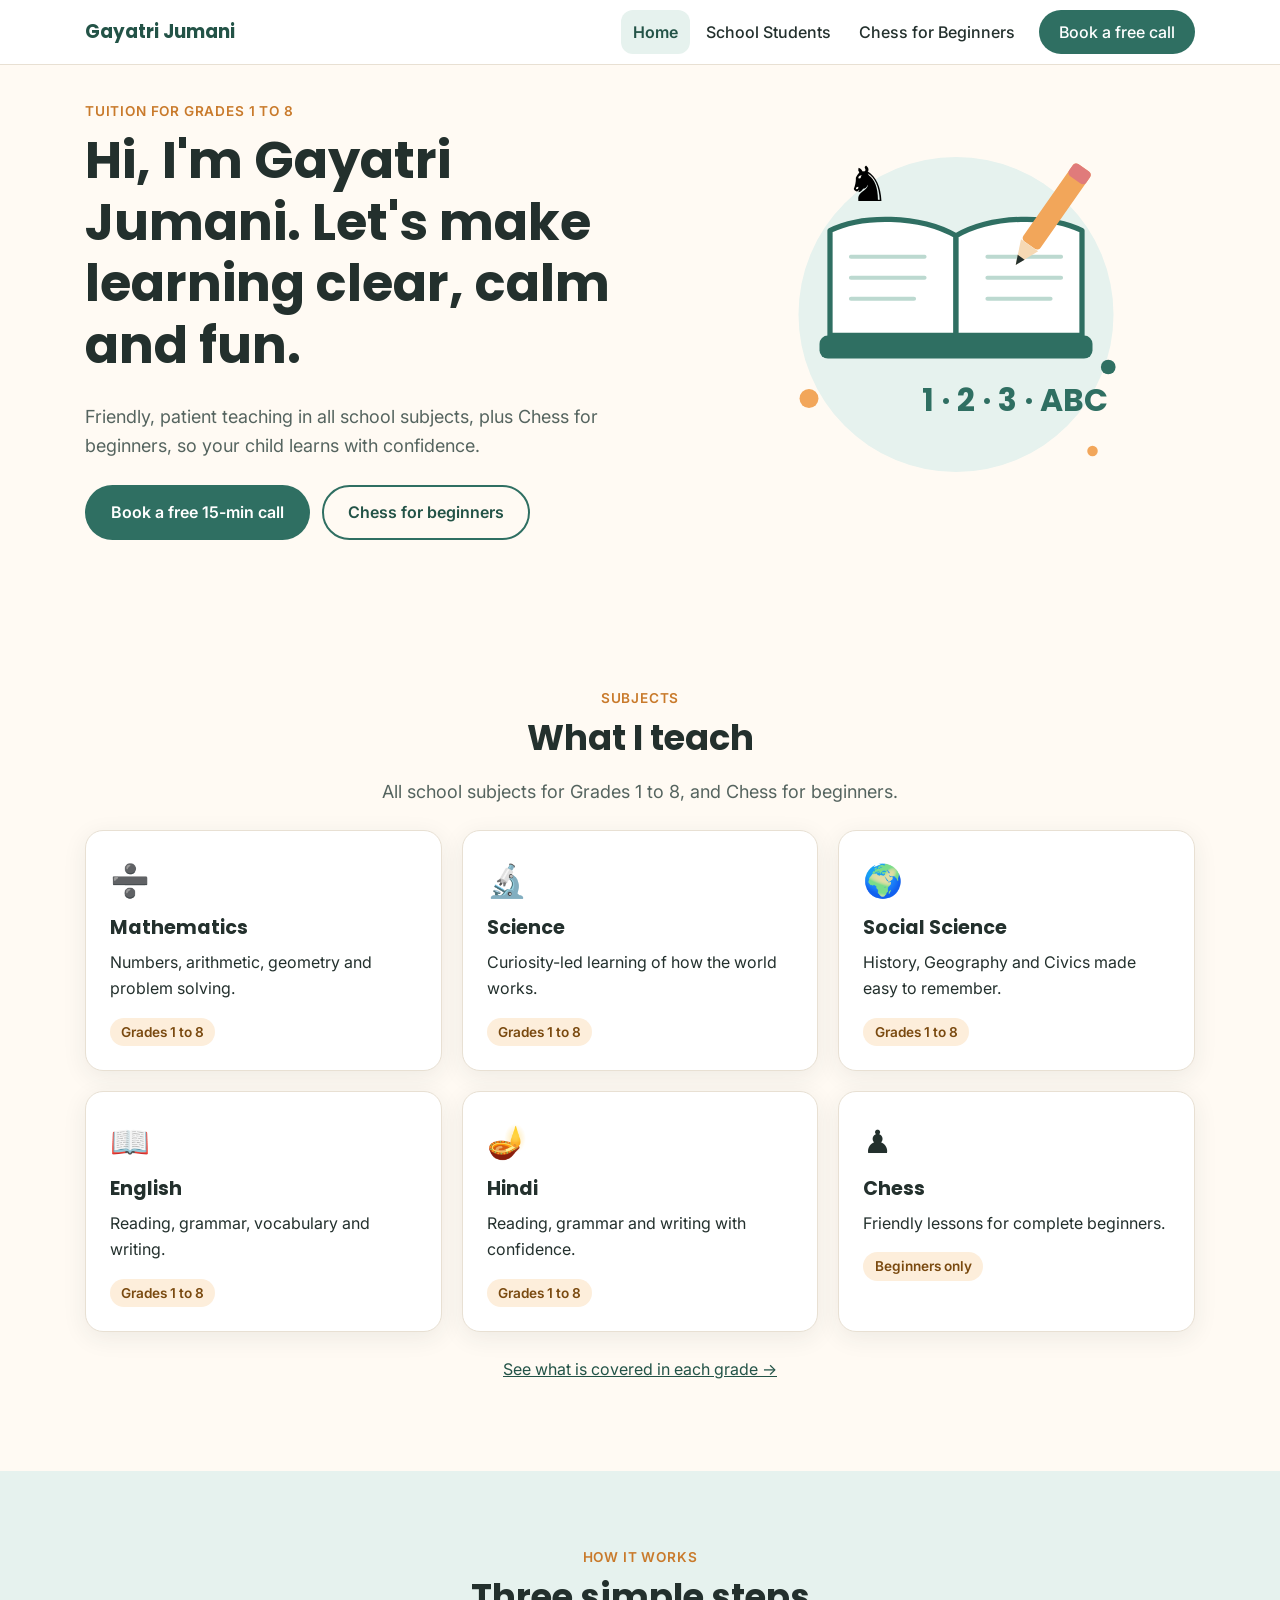
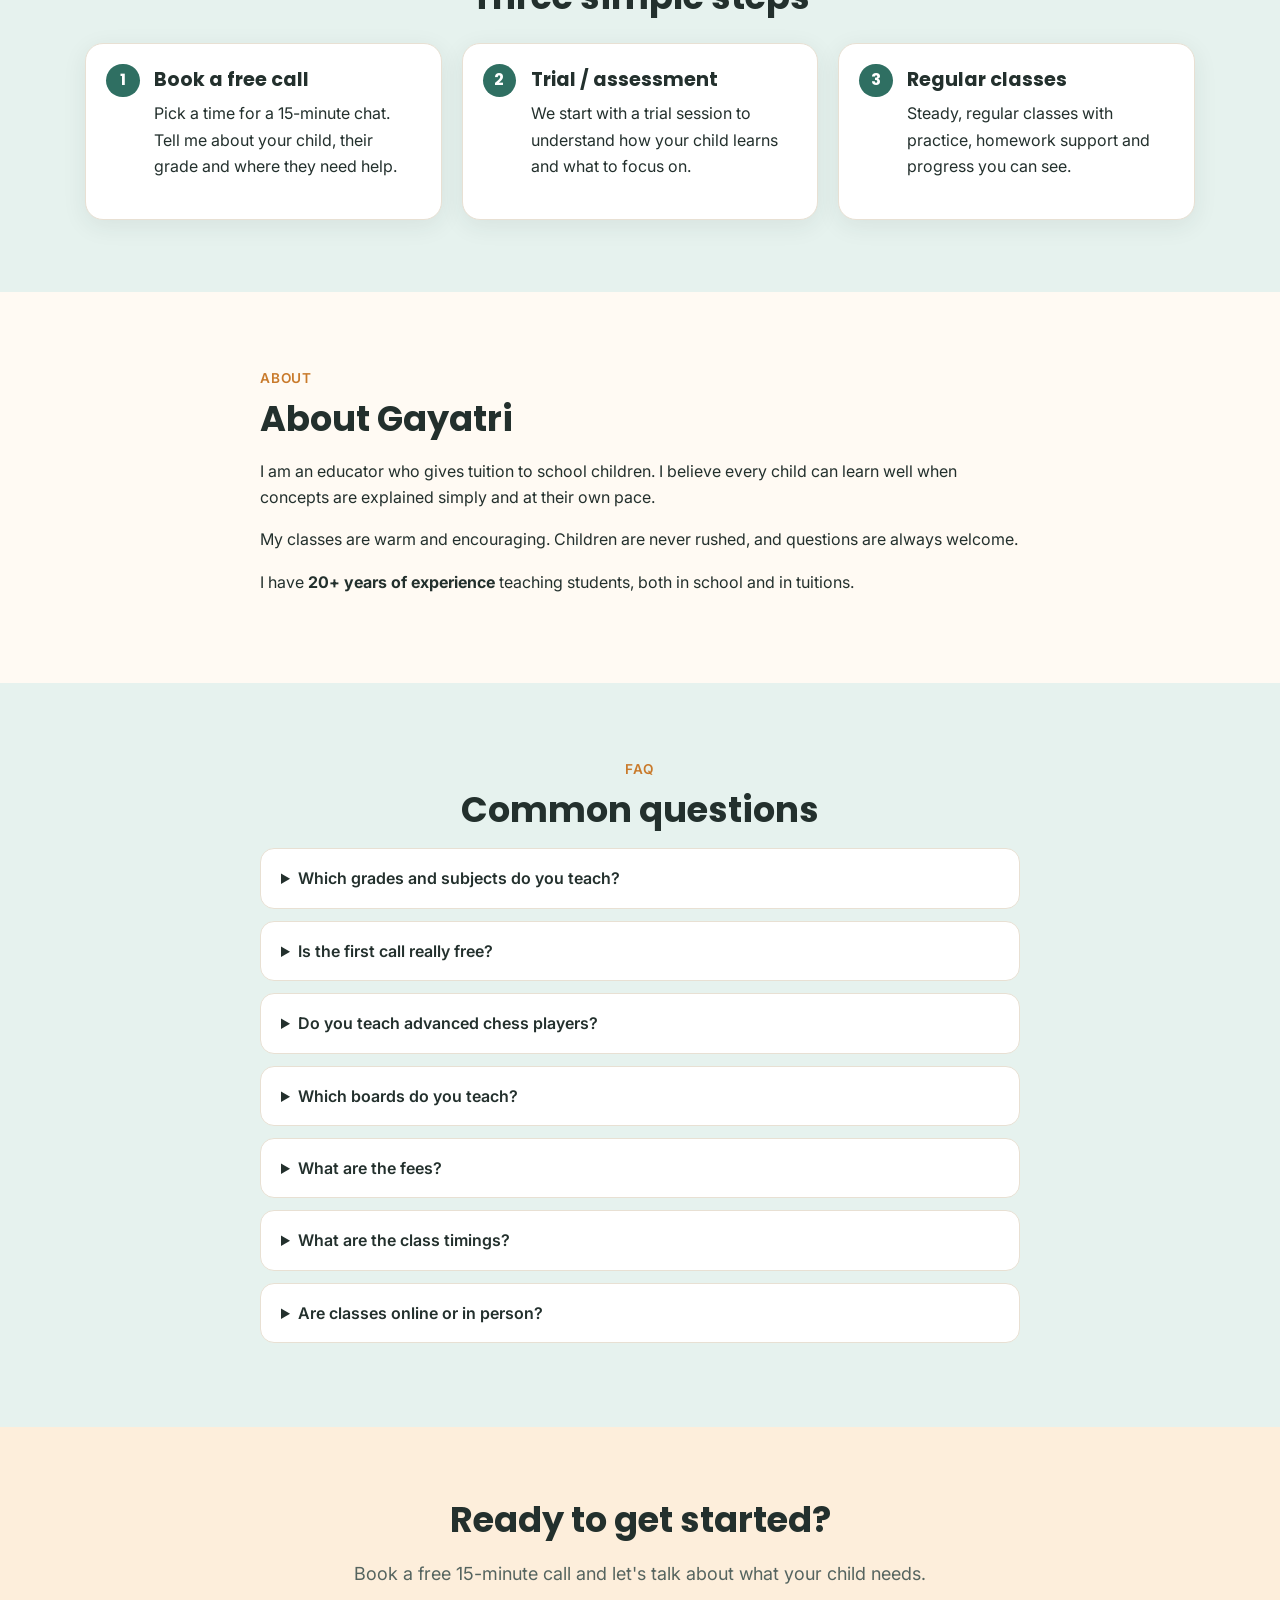
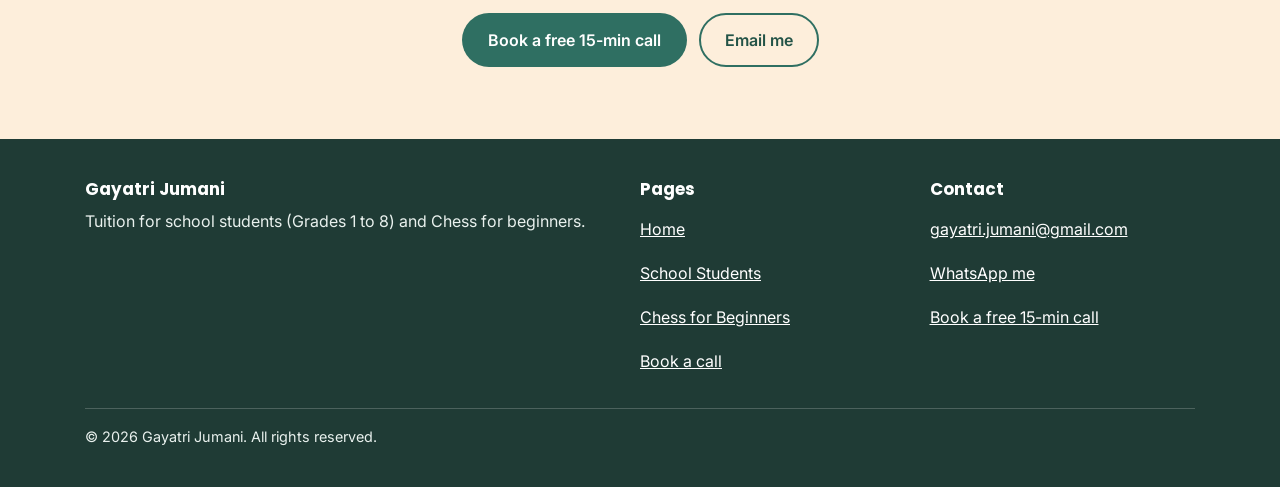
<file: index.html>
<!DOCTYPE html>
<html lang="en">
<head>
<meta charset="utf-8">
<meta name="viewport" content="width=device-width, initial-scale=1">
<title>Gayatri Jumani | Tuition for Grades 1 to 8 and Beginner Chess</title>
<meta name="description" content="Friendly tuition for school students in Grades 1 to 8 (Maths, Science, Social Science, English, Hindi) and Chess for beginners. Book a free 15-minute call.">
<meta name="theme-color" content="#2f6f62">
<link rel="icon" href="favicon.svg" type="image/svg+xml">
<link rel="canonical" href="https://gayatri-jumani.github.io/">
<meta property="og:type" content="website">
<meta property="og:site_name" content="Gayatri Jumani, Tutor">
<meta property="og:title" content="Gayatri Jumani | Tuition for Grades 1 to 8 and Beginner Chess">
<meta property="og:description" content="Friendly tuition for school students in Grades 1 to 8 (Maths, Science, Social Science, English, Hindi) and Chess for beginners. Book a free 15-minute call.">
<meta property="og:url" content="https://gayatri-jumani.github.io/">
<meta name="twitter:card" content="summary">
<link rel="preconnect" href="https://fonts.googleapis.com">
<link rel="preconnect" href="https://fonts.gstatic.com" crossorigin>
<link href="https://fonts.googleapis.com/css2?family=Inter:wght@400;500;600&family=Poppins:wght@600;700&display=swap" rel="stylesheet">
<link rel="stylesheet" href="style.css">
<script type="application/ld+json">
{
 "@context": "https://schema.org",
 "@graph": [
  {
   "@type": "Person",
   "@id": "https://gayatri-jumani.github.io/#gayatri",
   "name": "Gayatri Jumani",
   "jobTitle": "Educator and Tutor",
   "url": "https://gayatri-jumani.github.io/",
   "email": "gayatri.jumani@gmail.com",
   "knowsAbout": [
    "Mathematics",
    "Science",
    "Social Science",
    "English",
    "Hindi",
    "Chess for beginners"
   ]
  },
  {
   "@type": "LocalBusiness",
   "@id": "https://gayatri-jumani.github.io/#business",
   "name": "Gayatri Jumani, Tuition and Beginner Chess",
   "url": "https://gayatri-jumani.github.io/",
   "email": "gayatri.jumani@gmail.com",
   "description": "Tuition for school students in Grades 1 to 8 and Chess classes for beginners.",
   "areaServed": {
    "@type": "Country",
    "name": "India"
   },
   "address": {
    "@type": "PostalAddress",
    "addressLocality": "Kilpauk, Chennai",
    "addressCountry": "IN"
   },
   "founder": {
    "@id": "https://gayatri-jumani.github.io/#gayatri"
   }
  }
 ]
}
</script>
</head>
<body>
<a class="skip" href="#main">Skip to main content</a>
<header class="site-header">
  <div class="container">
    <div class="header-row">
      <a class="brand" href="index.html">Gayatri Jumani</a>
      <button class="nav-toggle" aria-expanded="false" aria-controls="site-nav" aria-label="Toggle menu">☰</button>
    </div>
    <nav class="nav" id="site-nav" aria-label="Main"><a href="index.html" aria-current="page">Home</a><a href="school.html">School Students</a><a href="chess.html">Chess for Beginners</a><a class="nav-cta" href="book.html">Book a free call</a></nav>
  </div>
</header>
<main id="main">
<section class="hero"><div class="container hero-grid">
<div>
<span class="eyebrow">Tuition for Grades 1 to 8</span>
<h1>Hi, I'm Gayatri Jumani. Let's make learning clear, calm and fun.</h1>
<p class="lead">Friendly, patient teaching in all school subjects, plus Chess for beginners, so your child learns with confidence.</p>
<div class="btn-row"><a class="btn btn-primary" href="book.html">Book a free 15-min call</a><a class="btn btn-secondary" href="chess.html">Chess for beginners</a></div>
</div>
<div class="hero-art"><svg viewBox="0 0 400 340" role="img" aria-label="Illustration of an open book, a pencil and a chess knight">
<circle cx="200" cy="170" r="150" fill="#e6f2ee"/>
<rect x="70" y="190" width="260" height="22" rx="8" fill="#2f6f62"/>
<path d="M200 190 V95 C165 75 110 75 80 90 V190 Z" fill="#fff" stroke="#2f6f62" stroke-width="5" stroke-linejoin="round"/>
<path d="M200 190 V95 C235 75 290 75 320 90 V190 Z" fill="#fff" stroke="#2f6f62" stroke-width="5" stroke-linejoin="round"/>
<g stroke="#bcd9d0" stroke-width="4" stroke-linecap="round"><path d="M100 115h70M100 135h70M100 155h60M230 115h70M230 135h70M230 155h60"/></g>
<g transform="rotate(35 300 70)"><rect x="285" y="25" width="20" height="90" rx="4" fill="#f2a65a"/><polygon points="285,115 305,115 295,138" fill="#f6d9b4"/><polygon points="291,129 299,129 295,138" fill="#23302d"/><rect x="285" y="25" width="20" height="14" rx="4" fill="#e07b7b"/></g>
<text x="95" y="62" font-size="46">♞</text>
<text x="168" y="262" font-size="30" fill="#2f6f62" font-family="Poppins,sans-serif" font-weight="700">1 · 2 · 3 · ABC</text>
<circle cx="60" cy="250" r="9" fill="#f2a65a"/><circle cx="345" cy="220" r="7" fill="#2f6f62"/><circle cx="330" cy="300" r="5" fill="#f2a65a"/>
</svg></div>
</div></section>

<section><div class="container">
<div class="center"><span class="eyebrow">Subjects</span><h2>What I teach</h2><p class="lead">All school subjects for Grades 1 to 8, and Chess for beginners.</p></div>
<div class="grid cols-3" style="margin-top:1.5rem"><article class="card"><span class="icon" aria-hidden="true">➗</span><h3>Mathematics</h3><p>Numbers, arithmetic, geometry and problem solving.</p><span class="tag">Grades 1 to 8</span></article><article class="card"><span class="icon" aria-hidden="true">🔬</span><h3>Science</h3><p>Curiosity-led learning of how the world works.</p><span class="tag">Grades 1 to 8</span></article><article class="card"><span class="icon" aria-hidden="true">🌍</span><h3>Social Science</h3><p>History, Geography and Civics made easy to remember.</p><span class="tag">Grades 1 to 8</span></article><article class="card"><span class="icon" aria-hidden="true">📖</span><h3>English</h3><p>Reading, grammar, vocabulary and writing.</p><span class="tag">Grades 1 to 8</span></article><article class="card"><span class="icon" aria-hidden="true">🪔</span><h3>Hindi</h3><p>Reading, grammar and writing with confidence.</p><span class="tag">Grades 1 to 8</span></article><article class="card"><span class="icon" aria-hidden="true">♟️</span><h3>Chess</h3><p>Friendly lessons for complete beginners.</p><span class="tag">Beginners only</span></article></div>
<p class="center" style="margin-top:1.5rem"><a href="school.html">See what is covered in each grade →</a></p>
</div></section>

<section class="alt"><div class="container">
<div class="center"><span class="eyebrow">How it works</span><h2>Three simple steps</h2></div>
<ol class="steps" style="margin-top:1.5rem">
<li><h3>Book a free call</h3><p>Pick a time for a 15-minute chat. Tell me about your child, their grade and where they need help.</p></li>
<li><h3>Trial / assessment</h3><p>We start with a trial session to understand how your child learns and what to focus on.</p></li>
<li><h3>Regular classes</h3><p>Steady, regular classes with practice, homework support and progress you can see.</p></li>
</ol>
</div></section>

<section><div class="container" style="max-width:800px">
<span class="eyebrow">About</span><h2>About Gayatri</h2>
<p>I am an educator who gives tuition to school children. I believe every child can learn well when concepts are explained simply and at their own pace.</p>
<p>My classes are warm and encouraging. Children are never rushed, and questions are always welcome.</p>
<p>I have <strong>20+ years of experience</strong> teaching students, both in school and in tuitions.</p>
</div></section>

<section class="alt"><div class="container" style="max-width:800px">
<div class="center"><span class="eyebrow">FAQ</span><h2>Common questions</h2></div>
<details><summary>Which grades and subjects do you teach?</summary><p>Grades 1 to 8 in Mathematics, Science, Social Science (History, Geography, Civics), English and Hindi.</p></details><details><summary>Is the first call really free?</summary><p>Yes. The 15-minute call is a chance for us to talk about your child's needs. There is no obligation.</p></details><details><summary>Do you teach advanced chess players?</summary><p>No. My chess classes are only for beginners: children (and adults) who have never played or know just the basics.</p></details><details><summary>Which boards do you teach?</summary><p>All boards: CBSE, ICSE and State board.</p></details><details><summary>What are the fees?</summary><p>School students (Grades 1 to 8): Rs 500 per hour. Chess for beginners: Rs 600 per hour.</p></details><details><summary>What are the class timings?</summary><p>It depends on the schedule. Classes are usually 1 hour long.</p></details><details><summary>Are classes online or in person?</summary><p>Both. Online classes are one-to-one (individual). In-person classes can be in a group or individual, depending on the schedule. In-person classes are in Kilpauk, Chennai.</p></details>
</div></section>
<section class="warm"><div class="container center">
<h2>Ready to get started?</h2><p class="lead">Book a free 15-minute call and let's talk about what your child needs.</p>
<div class="btn-row" style="justify-content:center"><a class="btn btn-primary" href="book.html">Book a free 15-min call</a><a class="btn btn-secondary" data-email href="mailto:gayatri.jumani@gmail.com">Email me</a></div>
</div></section>
</main>
<footer class="site-footer">
  <div class="container">
    <div class="footer-grid">
      <div><h3>Gayatri Jumani</h3><p>Tuition for school students (Grades 1 to 8) and Chess for beginners.</p></div>
      <div><h3>Pages</h3><ul><li><a href="index.html">Home</a></li><li><a href="school.html">School Students</a></li><li><a href="chess.html">Chess for Beginners</a></li><li><a href="book.html">Book a call</a></li></ul></div>
      <div><h3>Contact</h3><ul><li><a data-email href="mailto:gayatri.jumani@gmail.com">gayatri.jumani@gmail.com</a></li><li><a data-whatsapp href="#">WhatsApp me</a></li><li><a href="book.html">Book a free 15-min call</a></li></ul></div>
    </div>
    <p class="copy">© <span id="year">2026</span> Gayatri Jumani. All rights reserved.</p>
  </div>
</footer>
<script src="config.js"></script>
<script src="main.js"></script>
</body>
</html>
</file>
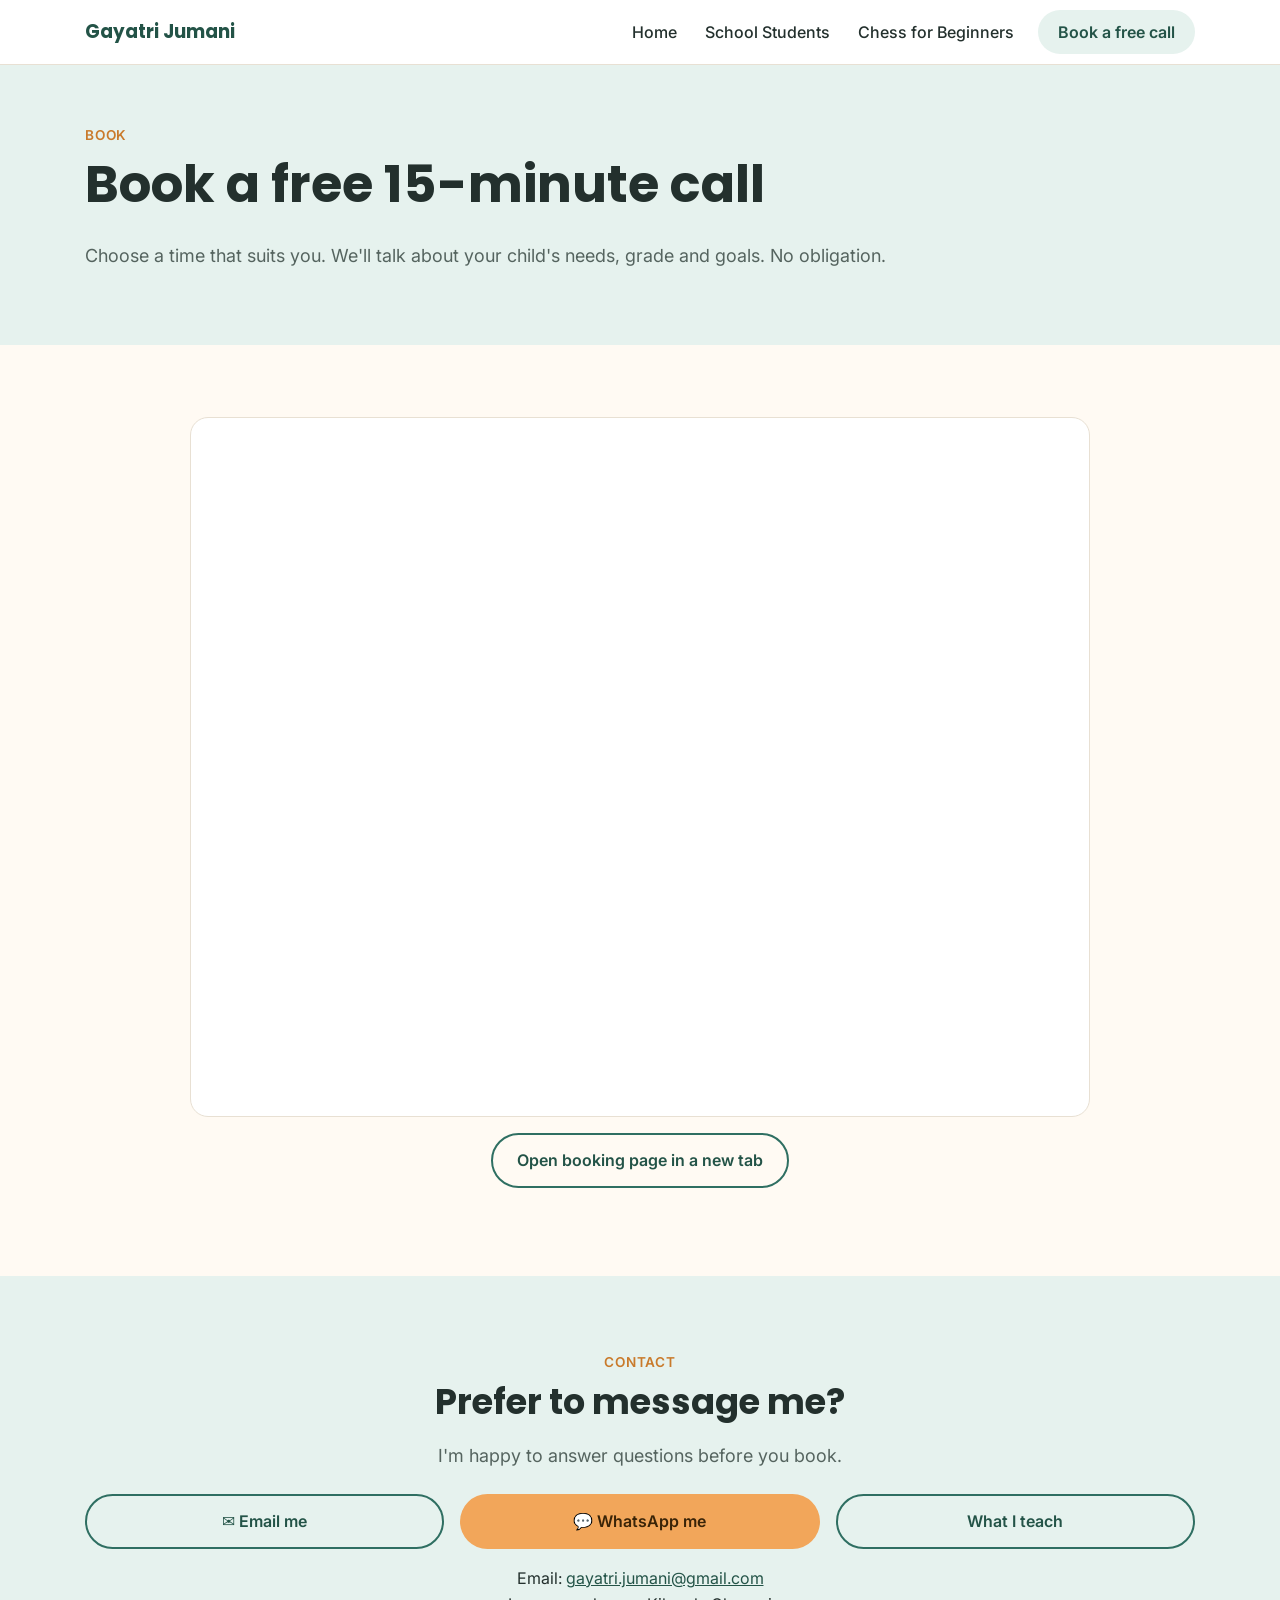
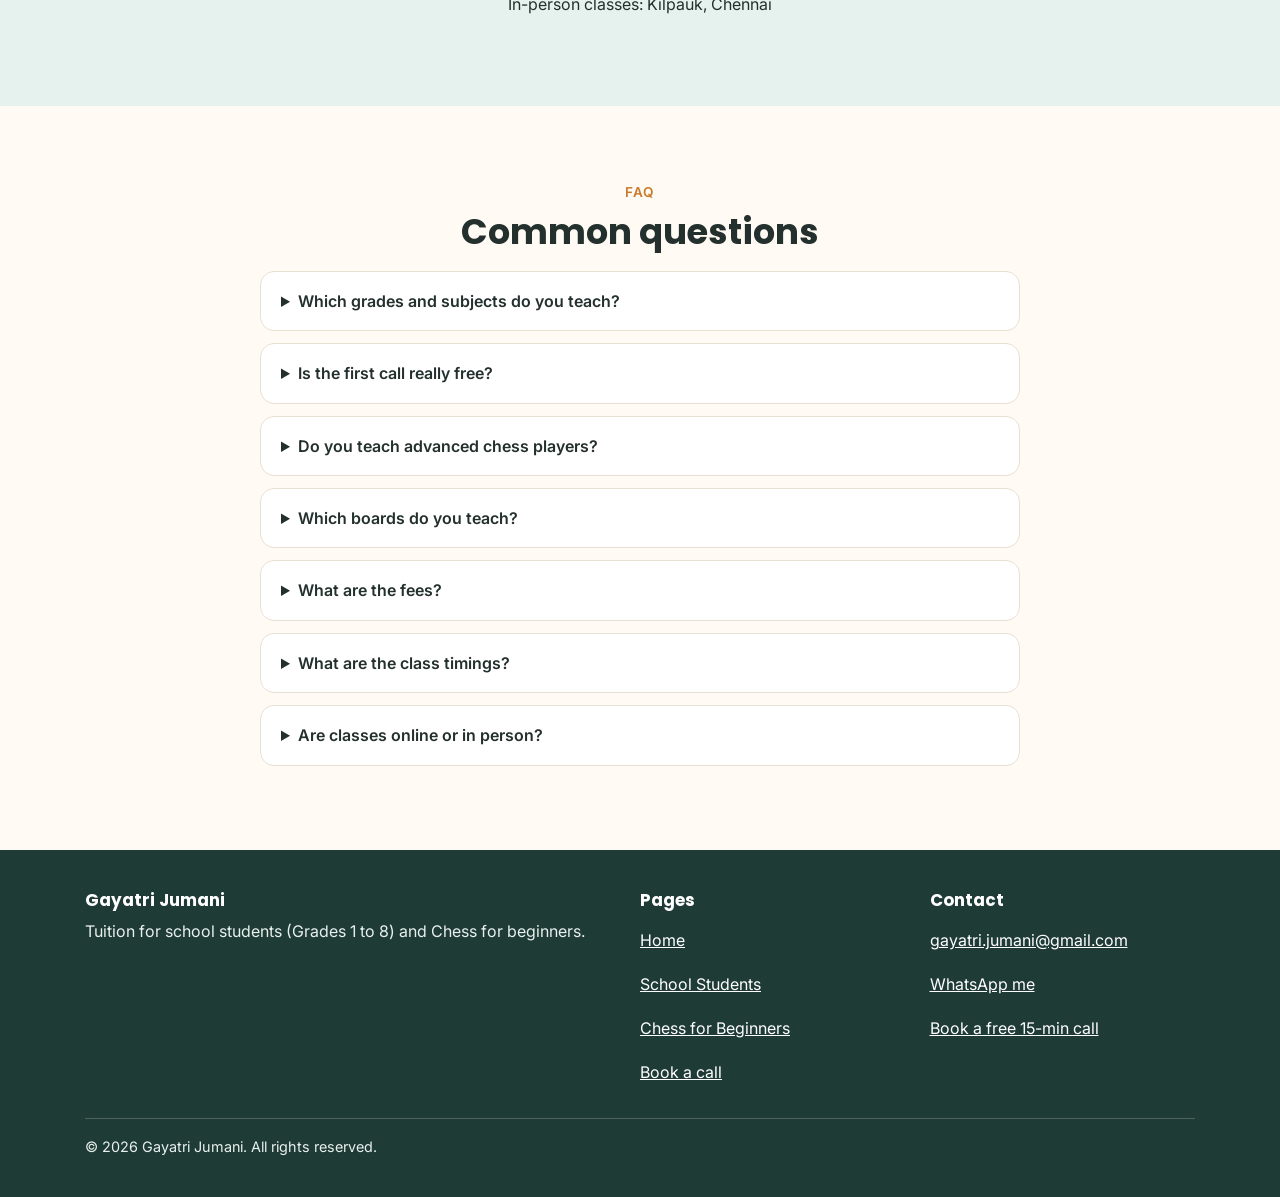
<file: book.html>
<!DOCTYPE html>
<html lang="en">
<head>
<meta charset="utf-8">
<meta name="viewport" content="width=device-width, initial-scale=1">
<title>Book a Free 15-Minute Call | Gayatri Jumani</title>
<meta name="description" content="Book a free 15-minute call with Gayatri Jumani about tuition for Grades 1 to 8 or beginner chess. Or contact by email or WhatsApp.">
<meta name="theme-color" content="#2f6f62">
<link rel="icon" href="favicon.svg" type="image/svg+xml">
<link rel="canonical" href="https://gayatri-jumani.github.io/book.html">
<meta property="og:type" content="website">
<meta property="og:site_name" content="Gayatri Jumani, Tutor">
<meta property="og:title" content="Book a Free 15-Minute Call | Gayatri Jumani">
<meta property="og:description" content="Book a free 15-minute call with Gayatri Jumani about tuition for Grades 1 to 8 or beginner chess. Or contact by email or WhatsApp.">
<meta property="og:url" content="https://gayatri-jumani.github.io/book.html">
<meta name="twitter:card" content="summary">
<link rel="preconnect" href="https://fonts.googleapis.com">
<link rel="preconnect" href="https://fonts.gstatic.com" crossorigin>
<link href="https://fonts.googleapis.com/css2?family=Inter:wght@400;500;600&family=Poppins:wght@600;700&display=swap" rel="stylesheet">
<link rel="stylesheet" href="style.css">
</head>
<body>
<a class="skip" href="#main">Skip to main content</a>
<header class="site-header">
  <div class="container">
    <div class="header-row">
      <a class="brand" href="index.html">Gayatri Jumani</a>
      <button class="nav-toggle" aria-expanded="false" aria-controls="site-nav" aria-label="Toggle menu">☰</button>
    </div>
    <nav class="nav" id="site-nav" aria-label="Main"><a href="index.html">Home</a><a href="school.html">School Students</a><a href="chess.html">Chess for Beginners</a><a class="nav-cta" href="book.html" aria-current="page">Book a free call</a></nav>
  </div>
</header>
<main id="main">
<section class="page-hero"><div class="container">
<span class="eyebrow">Book</span><h1>Book a free 15-minute call</h1>
<p class="lead">Choose a time that suits you. We'll talk about your child's needs, grade and goals. No obligation.</p>
</div></section>

<section><div class="container">
<div id="booking-box"><noscript><div class="notice"><p>Please enable JavaScript to see the booking calendar, or email me at <a href="mailto:gayatri.jumani@gmail.com">gayatri.jumani@gmail.com</a>.</p></div></noscript></div>
</div></section>

<section class="alt" id="contact"><div class="container">
<div class="center"><span class="eyebrow">Contact</span><h2>Prefer to message me?</h2><p class="lead">I'm happy to answer questions before you book.</p></div>
<div class="contact-grid" style="margin-top:1.5rem">
<a class="btn btn-secondary" data-email href="mailto:gayatri.jumani@gmail.com">✉️ Email me</a>
<a class="btn btn-accent" data-whatsapp href="#" target="_blank" rel="noopener">💬 WhatsApp me</a>
<a class="btn btn-secondary" href="school.html">What I teach</a>
</div>
<p class="center" style="margin-top:1rem">Email: <a data-email href="mailto:gayatri.jumani@gmail.com">gayatri.jumani@gmail.com</a><br>In-person classes: Kilpauk, Chennai</p>
</div></section>
<section class=""><div class="container" style="max-width:800px">
<div class="center"><span class="eyebrow">FAQ</span><h2>Common questions</h2></div>
<details><summary>Which grades and subjects do you teach?</summary><p>Grades 1 to 8 in Mathematics, Science, Social Science (History, Geography, Civics), English and Hindi.</p></details><details><summary>Is the first call really free?</summary><p>Yes. The 15-minute call is a chance for us to talk about your child's needs. There is no obligation.</p></details><details><summary>Do you teach advanced chess players?</summary><p>No. My chess classes are only for beginners: children (and adults) who have never played or know just the basics.</p></details><details><summary>Which boards do you teach?</summary><p>All boards: CBSE, ICSE and State board.</p></details><details><summary>What are the fees?</summary><p>School students (Grades 1 to 8): Rs 500 per hour. Chess for beginners: Rs 600 per hour.</p></details><details><summary>What are the class timings?</summary><p>It depends on the schedule. Classes are usually 1 hour long.</p></details><details><summary>Are classes online or in person?</summary><p>Both. Online classes are one-to-one (individual). In-person classes can be in a group or individual, depending on the schedule. In-person classes are in Kilpauk, Chennai.</p></details>
</div></section>
</main>
<footer class="site-footer">
  <div class="container">
    <div class="footer-grid">
      <div><h3>Gayatri Jumani</h3><p>Tuition for school students (Grades 1 to 8) and Chess for beginners.</p></div>
      <div><h3>Pages</h3><ul><li><a href="index.html">Home</a></li><li><a href="school.html">School Students</a></li><li><a href="chess.html">Chess for Beginners</a></li><li><a href="book.html">Book a call</a></li></ul></div>
      <div><h3>Contact</h3><ul><li><a data-email href="mailto:gayatri.jumani@gmail.com">gayatri.jumani@gmail.com</a></li><li><a data-whatsapp href="#">WhatsApp me</a></li><li><a href="book.html">Book a free 15-min call</a></li></ul></div>
    </div>
    <p class="copy">© <span id="year">2026</span> Gayatri Jumani. All rights reserved.</p>
  </div>
</footer>
<script src="config.js"></script>
<script src="main.js"></script>
</body>
</html>
</file>
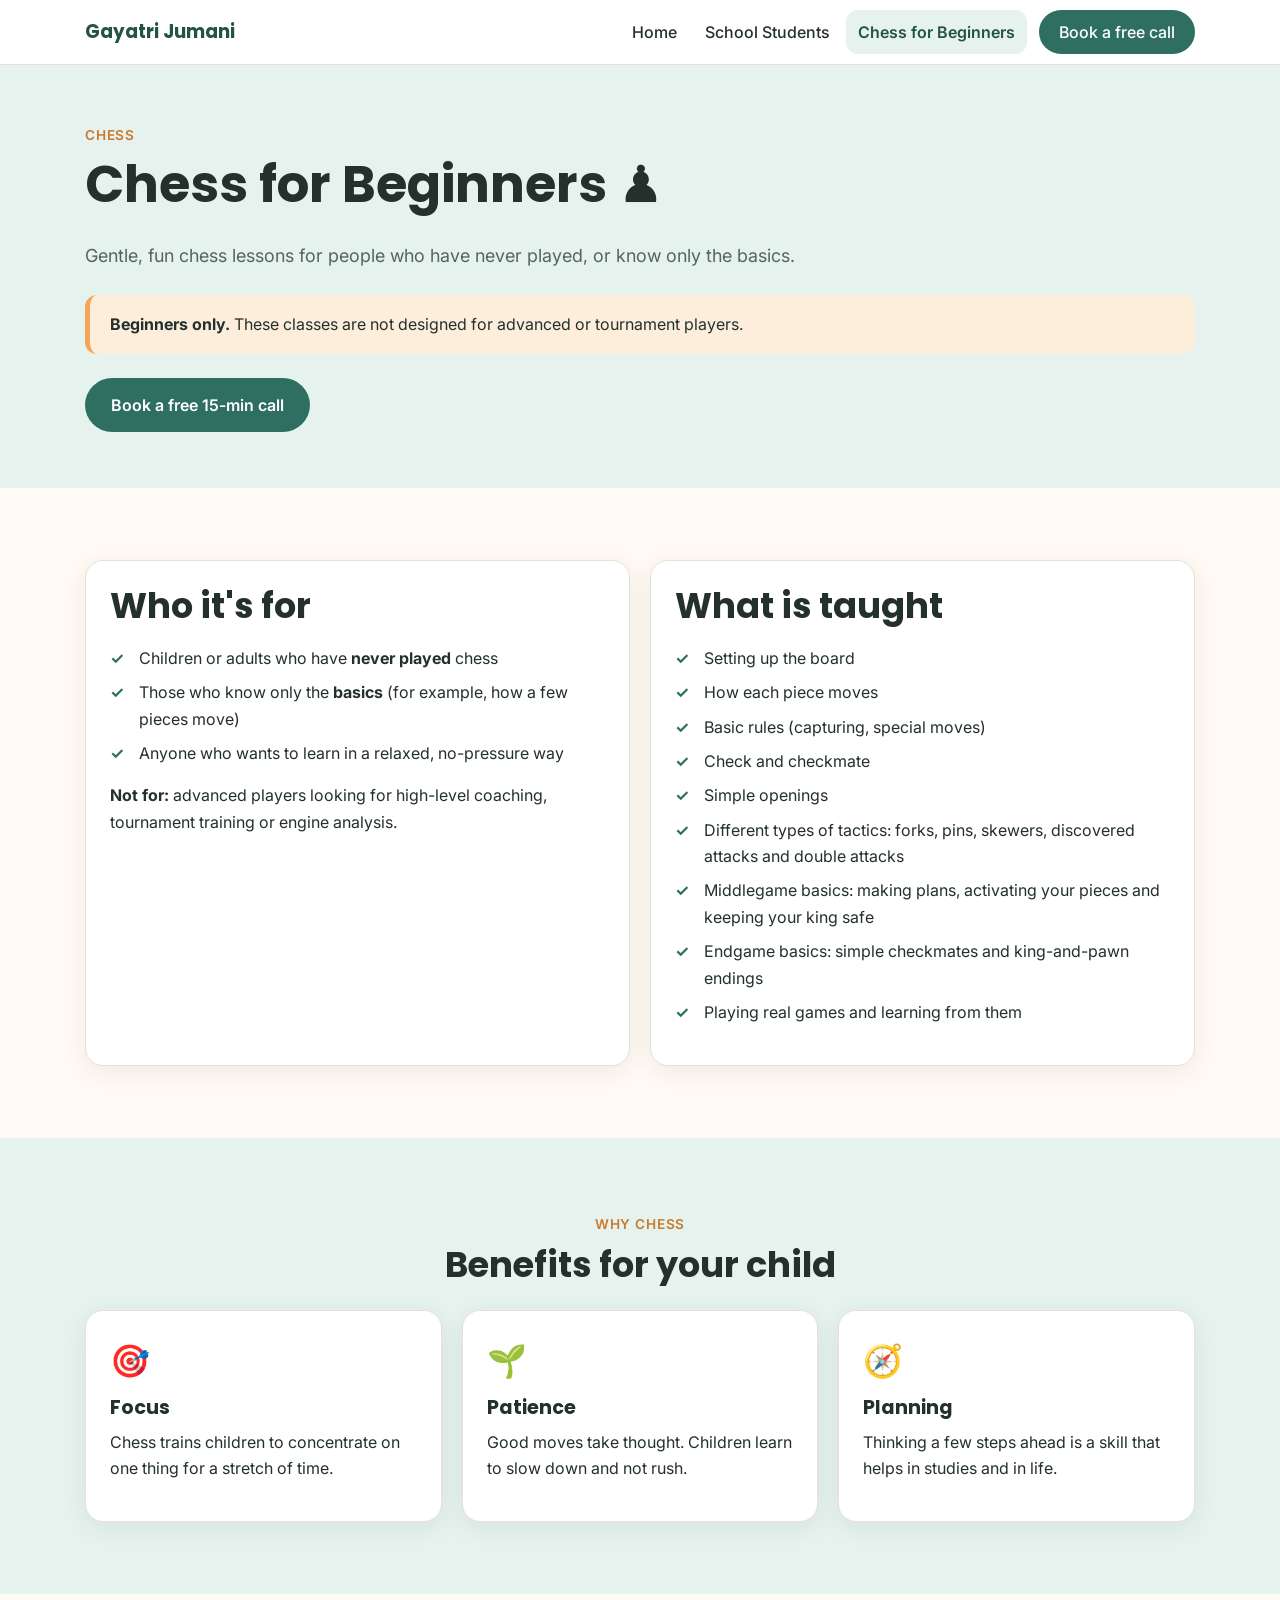
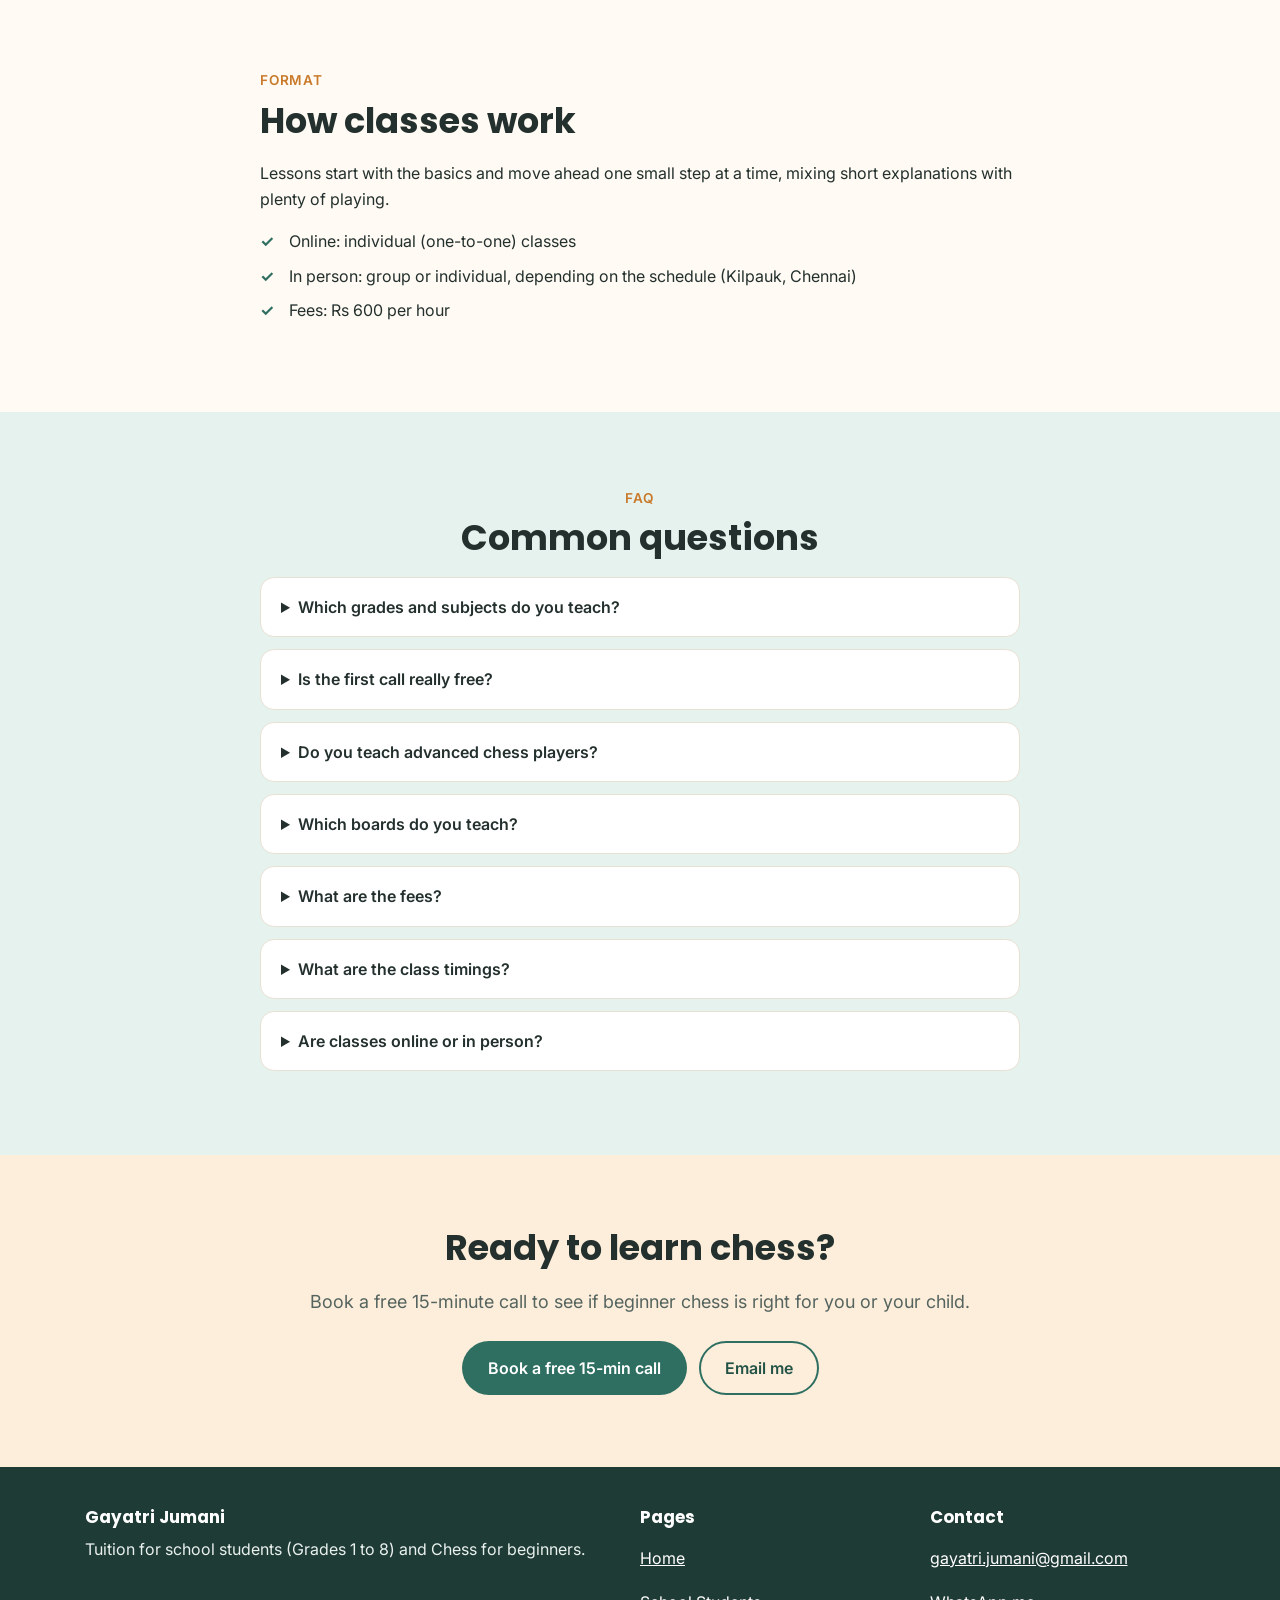
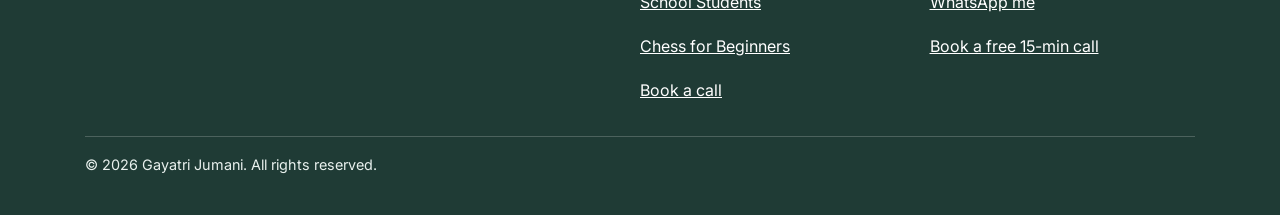
<file: chess.html>
<!DOCTYPE html>
<html lang="en">
<head>
<meta charset="utf-8">
<meta name="viewport" content="width=device-width, initial-scale=1">
<title>Chess for Beginners | Gayatri Jumani</title>
<meta name="description" content="Beginner-only chess lessons: board setup, how pieces move, rules, check and checkmate, simple openings and tactics. Not for advanced players.">
<meta name="theme-color" content="#2f6f62">
<link rel="icon" href="favicon.svg" type="image/svg+xml">
<link rel="canonical" href="https://gayatri-jumani.github.io/chess.html">
<meta property="og:type" content="website">
<meta property="og:site_name" content="Gayatri Jumani, Tutor">
<meta property="og:title" content="Chess for Beginners | Gayatri Jumani">
<meta property="og:description" content="Beginner-only chess lessons: board setup, how pieces move, rules, check and checkmate, simple openings and tactics. Not for advanced players.">
<meta property="og:url" content="https://gayatri-jumani.github.io/chess.html">
<meta name="twitter:card" content="summary">
<link rel="preconnect" href="https://fonts.googleapis.com">
<link rel="preconnect" href="https://fonts.gstatic.com" crossorigin>
<link href="https://fonts.googleapis.com/css2?family=Inter:wght@400;500;600&family=Poppins:wght@600;700&display=swap" rel="stylesheet">
<link rel="stylesheet" href="style.css">
</head>
<body>
<a class="skip" href="#main">Skip to main content</a>
<header class="site-header">
  <div class="container">
    <div class="header-row">
      <a class="brand" href="index.html">Gayatri Jumani</a>
      <button class="nav-toggle" aria-expanded="false" aria-controls="site-nav" aria-label="Toggle menu">☰</button>
    </div>
    <nav class="nav" id="site-nav" aria-label="Main"><a href="index.html">Home</a><a href="school.html">School Students</a><a href="chess.html" aria-current="page">Chess for Beginners</a><a class="nav-cta" href="book.html">Book a free call</a></nav>
  </div>
</header>
<main id="main">
<section class="page-hero"><div class="container">
<span class="eyebrow">Chess</span><h1>Chess for Beginners ♟️</h1>
<p class="lead">Gentle, fun chess lessons for people who have never played, or know only the basics.</p>
<div class="callout"><strong>Beginners only.</strong> These classes are not designed for advanced or tournament players.</div>
<div class="btn-row"><a class="btn btn-primary" href="book.html">Book a free 15-min call</a></div>
</div></section>

<section><div class="container">
<div class="grid cols-2">
<article class="card"><h2>Who it's for</h2>
<ul class="checks"><li>Children or adults who have <strong>never played</strong> chess</li><li>Those who know only the <strong>basics</strong> (for example, how a few pieces move)</li><li>Anyone who wants to learn in a relaxed, no-pressure way</li></ul>
<p><strong>Not for:</strong> advanced players looking for high-level coaching, tournament training or engine analysis.</p></article>
<article class="card"><h2>What is taught</h2>
<ul class="checks"><li>Setting up the board</li><li>How each piece moves</li><li>Basic rules (capturing, special moves)</li><li>Check and checkmate</li><li>Simple openings</li><li>Different types of tactics: forks, pins, skewers, discovered attacks and double attacks</li><li>Middlegame basics: making plans, activating your pieces and keeping your king safe</li><li>Endgame basics: simple checkmates and king-and-pawn endings</li><li>Playing real games and learning from them</li></ul></article>
</div></div></section>

<section class="alt"><div class="container">
<div class="center"><span class="eyebrow">Why chess</span><h2>Benefits for your child</h2></div>
<div class="grid cols-3" style="margin-top:1.5rem">
<article class="card"><span class="icon" aria-hidden="true">🎯</span><h3>Focus</h3><p>Chess trains children to concentrate on one thing for a stretch of time.</p></article>
<article class="card"><span class="icon" aria-hidden="true">🌱</span><h3>Patience</h3><p>Good moves take thought. Children learn to slow down and not rush.</p></article>
<article class="card"><span class="icon" aria-hidden="true">🧭</span><h3>Planning</h3><p>Thinking a few steps ahead is a skill that helps in studies and in life.</p></article>
</div></div></section>

<section><div class="container" style="max-width:800px">
<span class="eyebrow">Format</span><h2>How classes work</h2>
<p>Lessons start with the basics and move ahead one small step at a time, mixing short explanations with plenty of playing.</p>
<ul class="checks"><li>Online: individual (one-to-one) classes</li><li>In person: group or individual, depending on the schedule (Kilpauk, Chennai)</li><li>Fees: Rs 600 per hour</li></ul>
</div></section>
<section class="alt"><div class="container" style="max-width:800px">
<div class="center"><span class="eyebrow">FAQ</span><h2>Common questions</h2></div>
<details><summary>Which grades and subjects do you teach?</summary><p>Grades 1 to 8 in Mathematics, Science, Social Science (History, Geography, Civics), English and Hindi.</p></details><details><summary>Is the first call really free?</summary><p>Yes. The 15-minute call is a chance for us to talk about your child's needs. There is no obligation.</p></details><details><summary>Do you teach advanced chess players?</summary><p>No. My chess classes are only for beginners: children (and adults) who have never played or know just the basics.</p></details><details><summary>Which boards do you teach?</summary><p>All boards: CBSE, ICSE and State board.</p></details><details><summary>What are the fees?</summary><p>School students (Grades 1 to 8): Rs 500 per hour. Chess for beginners: Rs 600 per hour.</p></details><details><summary>What are the class timings?</summary><p>It depends on the schedule. Classes are usually 1 hour long.</p></details><details><summary>Are classes online or in person?</summary><p>Both. Online classes are one-to-one (individual). In-person classes can be in a group or individual, depending on the schedule. In-person classes are in Kilpauk, Chennai.</p></details>
</div></section>
<section class="warm"><div class="container center">
<h2>Ready to learn chess?</h2><p class="lead">Book a free 15-minute call to see if beginner chess is right for you or your child.</p>
<div class="btn-row" style="justify-content:center"><a class="btn btn-primary" href="book.html">Book a free 15-min call</a><a class="btn btn-secondary" data-email href="mailto:gayatri.jumani@gmail.com">Email me</a></div>
</div></section>
</main>
<footer class="site-footer">
  <div class="container">
    <div class="footer-grid">
      <div><h3>Gayatri Jumani</h3><p>Tuition for school students (Grades 1 to 8) and Chess for beginners.</p></div>
      <div><h3>Pages</h3><ul><li><a href="index.html">Home</a></li><li><a href="school.html">School Students</a></li><li><a href="chess.html">Chess for Beginners</a></li><li><a href="book.html">Book a call</a></li></ul></div>
      <div><h3>Contact</h3><ul><li><a data-email href="mailto:gayatri.jumani@gmail.com">gayatri.jumani@gmail.com</a></li><li><a data-whatsapp href="#">WhatsApp me</a></li><li><a href="book.html">Book a free 15-min call</a></li></ul></div>
    </div>
    <p class="copy">© <span id="year">2026</span> Gayatri Jumani. All rights reserved.</p>
  </div>
</footer>
<script src="config.js"></script>
<script src="main.js"></script>
</body>
</html>
</file>
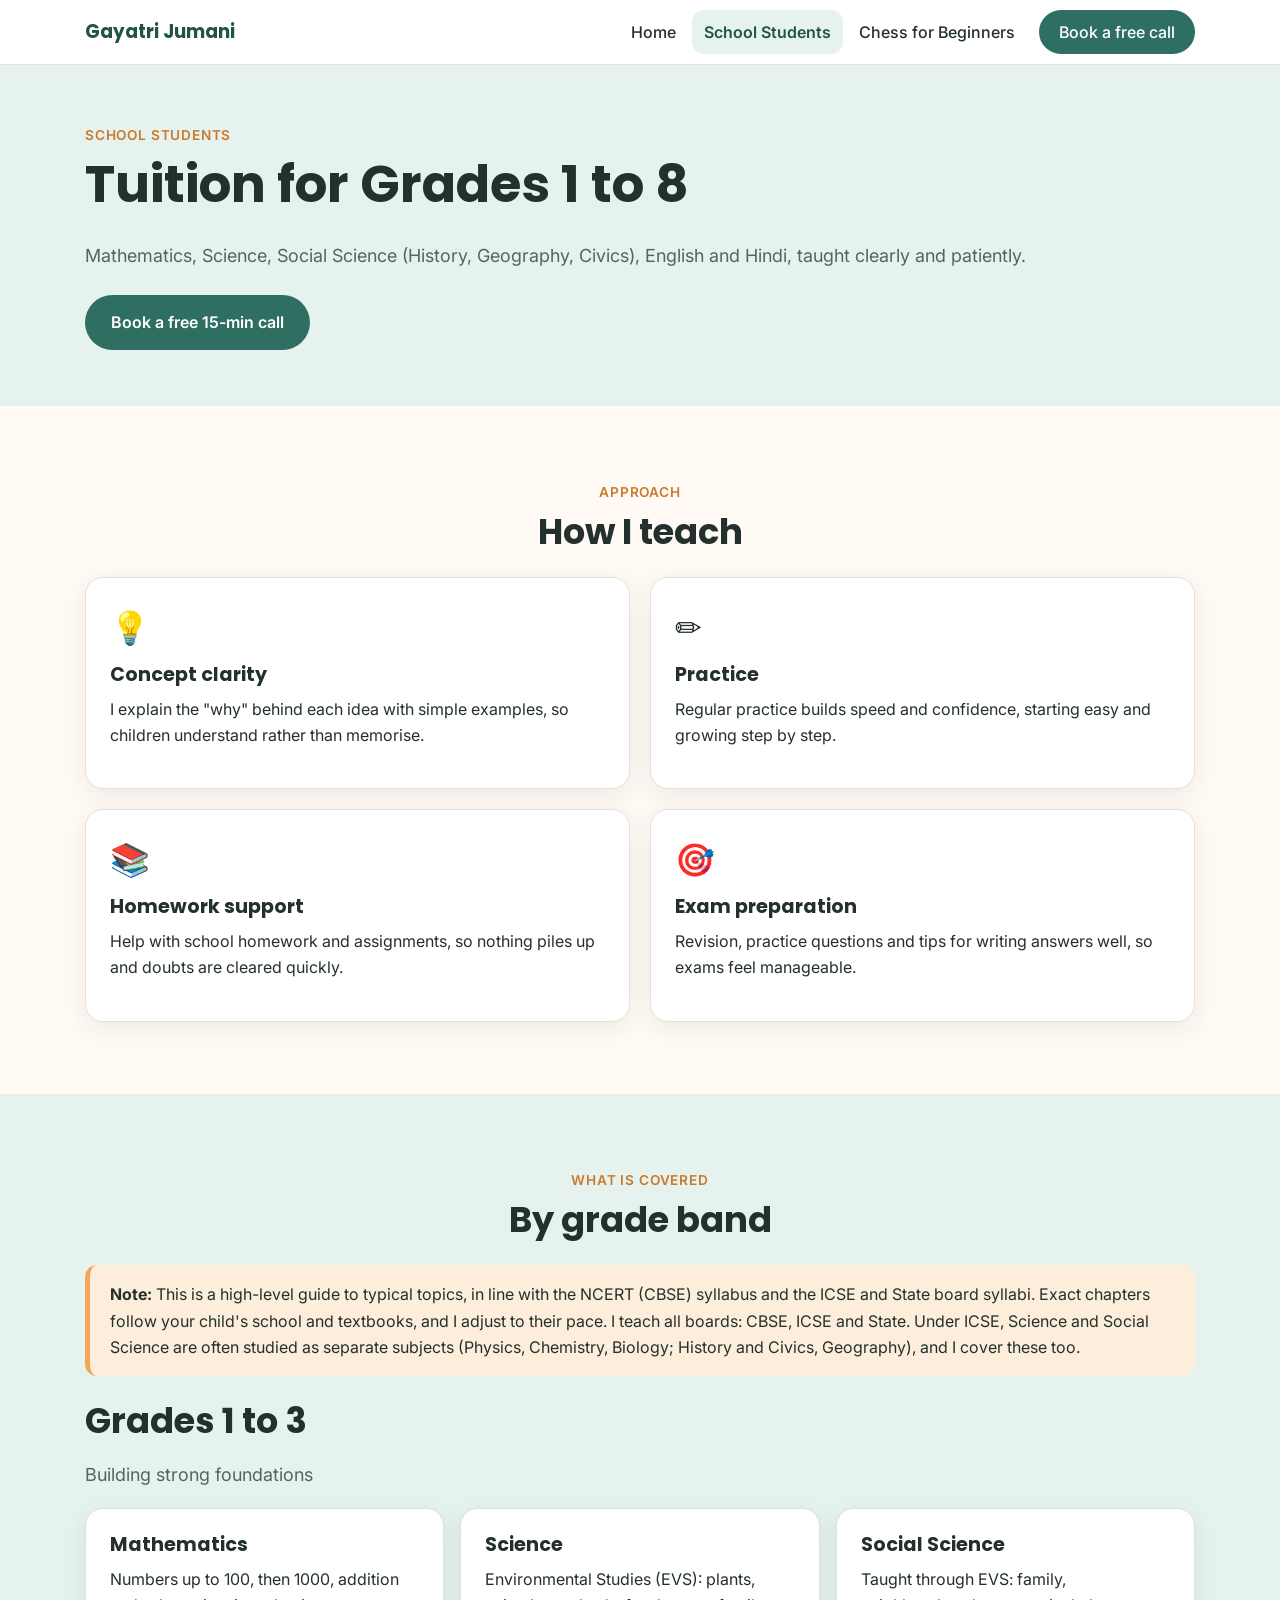
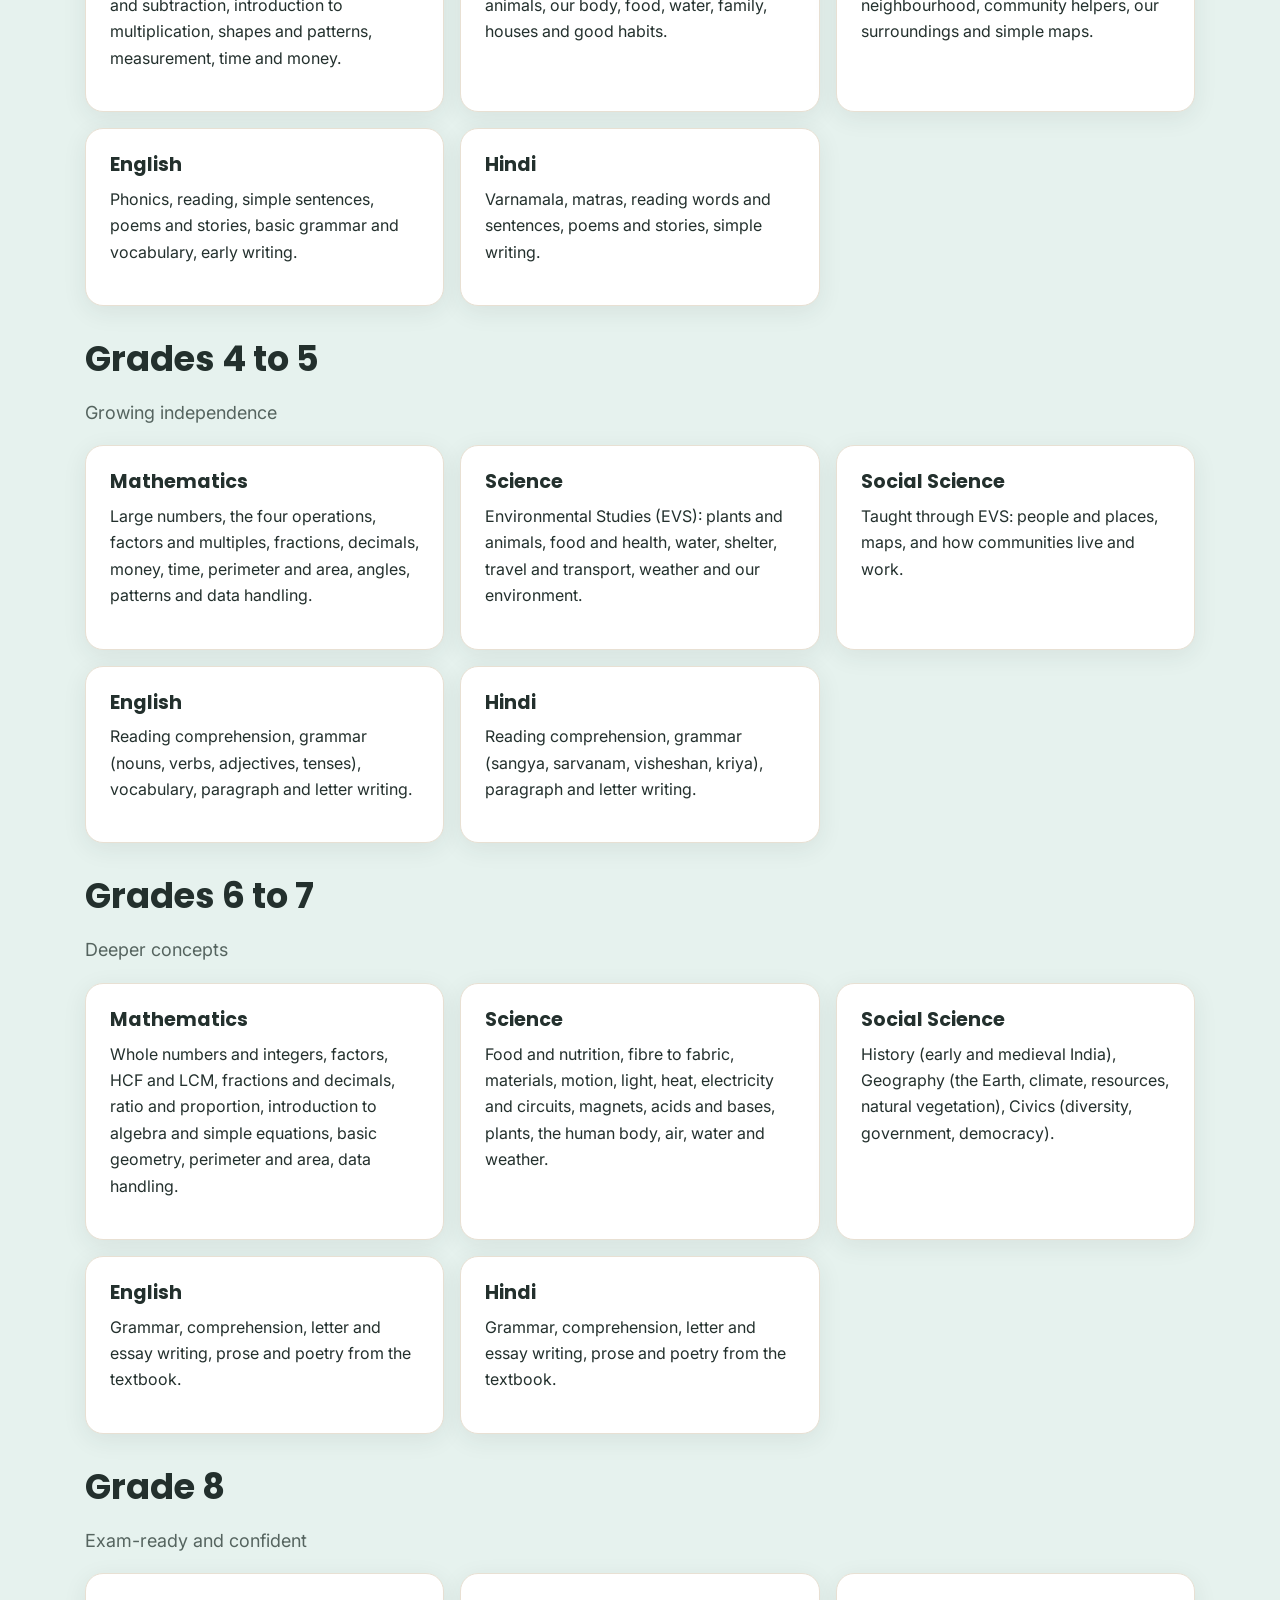
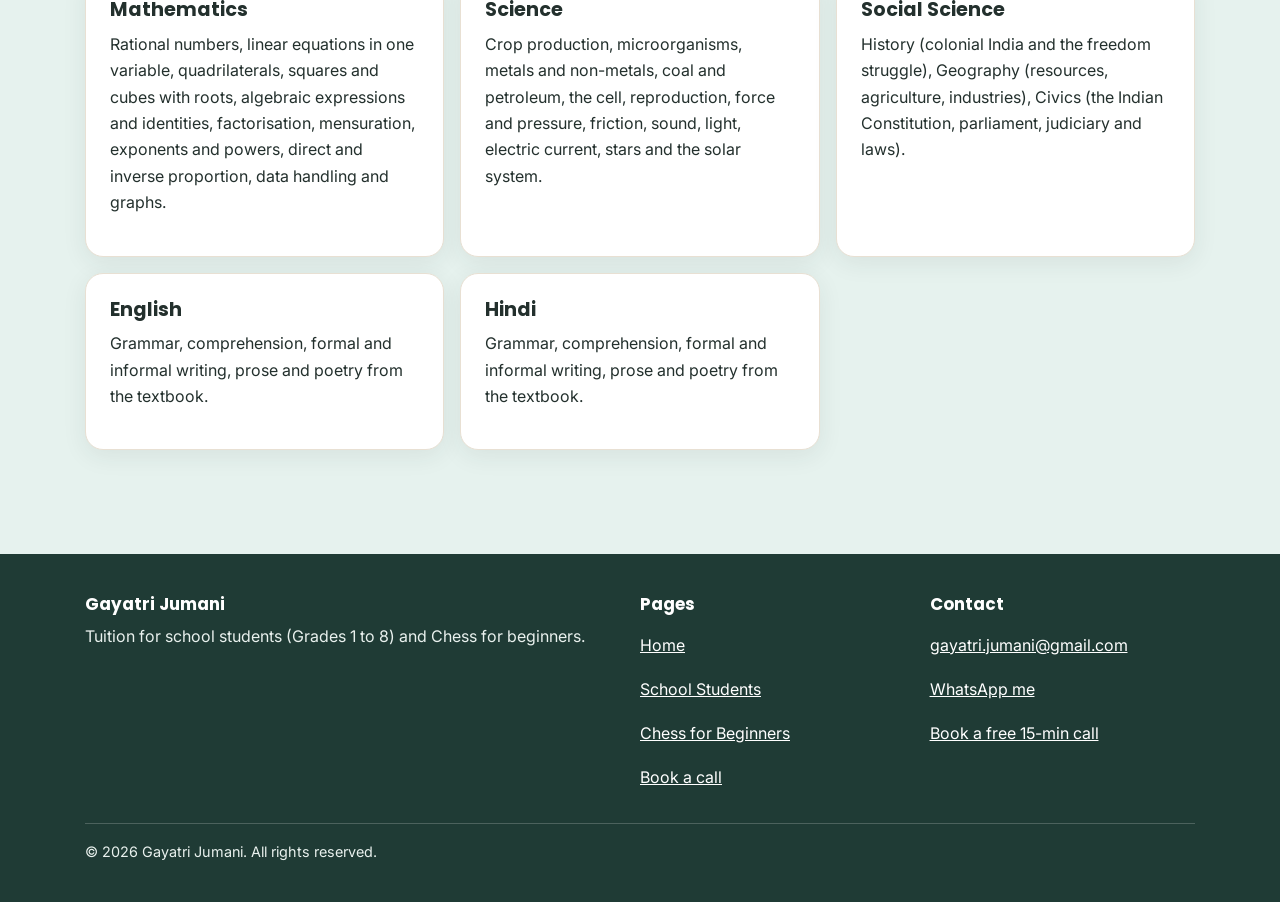
<file: school.html>
<!DOCTYPE html>
<html lang="en">
<head>
<meta charset="utf-8">
<meta name="viewport" content="width=device-width, initial-scale=1">
<title>School Students, Grades 1 to 8 | Gayatri Jumani</title>
<meta name="description" content="What is covered in Maths, Science, Social Science, English and Hindi for Grades 1 to 3, 4 to 5, 6 to 7 and Grade 8, and how Gayatri teaches.">
<meta name="theme-color" content="#2f6f62">
<link rel="icon" href="favicon.svg" type="image/svg+xml">
<link rel="canonical" href="https://gayatri-jumani.github.io/school.html">
<meta property="og:type" content="website">
<meta property="og:site_name" content="Gayatri Jumani, Tutor">
<meta property="og:title" content="School Students, Grades 1 to 8 | Gayatri Jumani">
<meta property="og:description" content="What is covered in Maths, Science, Social Science, English and Hindi for Grades 1 to 3, 4 to 5, 6 to 7 and Grade 8, and how Gayatri teaches.">
<meta property="og:url" content="https://gayatri-jumani.github.io/school.html">
<meta name="twitter:card" content="summary">
<link rel="preconnect" href="https://fonts.googleapis.com">
<link rel="preconnect" href="https://fonts.gstatic.com" crossorigin>
<link href="https://fonts.googleapis.com/css2?family=Inter:wght@400;500;600&family=Poppins:wght@600;700&display=swap" rel="stylesheet">
<link rel="stylesheet" href="style.css">
</head>
<body>
<a class="skip" href="#main">Skip to main content</a>
<header class="site-header">
  <div class="container">
    <div class="header-row">
      <a class="brand" href="index.html">Gayatri Jumani</a>
      <button class="nav-toggle" aria-expanded="false" aria-controls="site-nav" aria-label="Toggle menu">☰</button>
    </div>
    <nav class="nav" id="site-nav" aria-label="Main"><a href="index.html">Home</a><a href="school.html" aria-current="page">School Students</a><a href="chess.html">Chess for Beginners</a><a class="nav-cta" href="book.html">Book a free call</a></nav>
  </div>
</header>
<main id="main">
<section class="page-hero"><div class="container">
<span class="eyebrow">School Students</span><h1>Tuition for Grades 1 to 8</h1>
<p class="lead">Mathematics, Science, Social Science (History, Geography, Civics), English and Hindi, taught clearly and patiently.</p>
<div class="btn-row"><a class="btn btn-primary" href="book.html">Book a free 15-min call</a></div>
</div></section>

<section><div class="container">
<div class="center"><span class="eyebrow">Approach</span><h2>How I teach</h2></div>
<div class="grid cols-2" style="margin-top:1.5rem">
<article class="card"><span class="icon" aria-hidden="true">💡</span><h3>Concept clarity</h3><p>I explain the "why" behind each idea with simple examples, so children understand rather than memorise.</p></article>
<article class="card"><span class="icon" aria-hidden="true">✏️</span><h3>Practice</h3><p>Regular practice builds speed and confidence, starting easy and growing step by step.</p></article>
<article class="card"><span class="icon" aria-hidden="true">📚</span><h3>Homework support</h3><p>Help with school homework and assignments, so nothing piles up and doubts are cleared quickly.</p></article>
<article class="card"><span class="icon" aria-hidden="true">🎯</span><h3>Exam preparation</h3><p>Revision, practice questions and tips for writing answers well, so exams feel manageable.</p></article>
</div></div></section>

<section class="alt"><div class="container">
<div class="center"><span class="eyebrow">What is covered</span><h2>By grade band</h2></div>
<div class="callout"><strong>Note:</strong> This is a high-level guide to typical topics, in line with the NCERT (CBSE) syllabus and the ICSE and State board syllabi. Exact chapters follow your child's school and textbooks, and I adjust to their pace. I teach all boards: CBSE, ICSE and State. Under ICSE, Science and Social Science are often studied as separate subjects (Physics, Chemistry, Biology; History and Civics, Geography), and I cover these too.</div>
<div class="band"><h2>Grades 1 to 3</h2><p class="lead">Building strong foundations</p><div class="band-grid"><article class="card"><h3>Mathematics</h3><p>Numbers up to 100, then 1000, addition and subtraction, introduction to multiplication, shapes and patterns, measurement, time and money.</p></article><article class="card"><h3>Science</h3><p>Environmental Studies (EVS): plants, animals, our body, food, water, family, houses and good habits.</p></article><article class="card"><h3>Social Science</h3><p>Taught through EVS: family, neighbourhood, community helpers, our surroundings and simple maps.</p></article><article class="card"><h3>English</h3><p>Phonics, reading, simple sentences, poems and stories, basic grammar and vocabulary, early writing.</p></article><article class="card"><h3>Hindi</h3><p>Varnamala, matras, reading words and sentences, poems and stories, simple writing.</p></article></div></div><div class="band"><h2>Grades 4 to 5</h2><p class="lead">Growing independence</p><div class="band-grid"><article class="card"><h3>Mathematics</h3><p>Large numbers, the four operations, factors and multiples, fractions, decimals, money, time, perimeter and area, angles, patterns and data handling.</p></article><article class="card"><h3>Science</h3><p>Environmental Studies (EVS): plants and animals, food and health, water, shelter, travel and transport, weather and our environment.</p></article><article class="card"><h3>Social Science</h3><p>Taught through EVS: people and places, maps, and how communities live and work.</p></article><article class="card"><h3>English</h3><p>Reading comprehension, grammar (nouns, verbs, adjectives, tenses), vocabulary, paragraph and letter writing.</p></article><article class="card"><h3>Hindi</h3><p>Reading comprehension, grammar (sangya, sarvanam, visheshan, kriya), paragraph and letter writing.</p></article></div></div><div class="band"><h2>Grades 6 to 7</h2><p class="lead">Deeper concepts</p><div class="band-grid"><article class="card"><h3>Mathematics</h3><p>Whole numbers and integers, factors, HCF and LCM, fractions and decimals, ratio and proportion, introduction to algebra and simple equations, basic geometry, perimeter and area, data handling.</p></article><article class="card"><h3>Science</h3><p>Food and nutrition, fibre to fabric, materials, motion, light, heat, electricity and circuits, magnets, acids and bases, plants, the human body, air, water and weather.</p></article><article class="card"><h3>Social Science</h3><p>History (early and medieval India), Geography (the Earth, climate, resources, natural vegetation), Civics (diversity, government, democracy).</p></article><article class="card"><h3>English</h3><p>Grammar, comprehension, letter and essay writing, prose and poetry from the textbook.</p></article><article class="card"><h3>Hindi</h3><p>Grammar, comprehension, letter and essay writing, prose and poetry from the textbook.</p></article></div></div><div class="band"><h2>Grade 8</h2><p class="lead">Exam-ready and confident</p><div class="band-grid"><article class="card"><h3>Mathematics</h3><p>Rational numbers, linear equations in one variable, quadrilaterals, squares and cubes with roots, algebraic expressions and identities, factorisation, mensuration, exponents and powers, direct and inverse proportion, data handling and graphs.</p></article><article class="card"><h3>Science</h3><p>Crop production, microorganisms, metals and non-metals, coal and petroleum, the cell, reproduction, force and pressure, friction, sound, light, electric current, stars and the solar system.</p></article><article class="card"><h3>Social Science</h3><p>History (colonial India and the freedom struggle), Geography (resources, agriculture, industries), Civics (the Indian Constitution, parliament, judiciary and laws).</p></article><article class="card"><h3>English</h3><p>Grammar, comprehension, formal and informal writing, prose and poetry from the textbook.</p></article><article class="card"><h3>Hindi</h3><p>Grammar, comprehension, formal and informal writing, prose and poetry from the textbook.</p></article></div></div>
</div></section>
</main>
<footer class="site-footer">
  <div class="container">
    <div class="footer-grid">
      <div><h3>Gayatri Jumani</h3><p>Tuition for school students (Grades 1 to 8) and Chess for beginners.</p></div>
      <div><h3>Pages</h3><ul><li><a href="index.html">Home</a></li><li><a href="school.html">School Students</a></li><li><a href="chess.html">Chess for Beginners</a></li><li><a href="book.html">Book a call</a></li></ul></div>
      <div><h3>Contact</h3><ul><li><a data-email href="mailto:gayatri.jumani@gmail.com">gayatri.jumani@gmail.com</a></li><li><a data-whatsapp href="#">WhatsApp me</a></li><li><a href="book.html">Book a free 15-min call</a></li></ul></div>
    </div>
    <p class="copy">© <span id="year">2026</span> Gayatri Jumani. All rights reserved.</p>
  </div>
</footer>
<script src="config.js"></script>
<script src="main.js"></script>
</body>
</html>
</file>
<file: style.css>
:root{
  --bg:#fffaf3; --surface:#ffffff; --ink:#23302d; --muted:#55645f;
  --primary:#2f6f62; --primary-dark:#235347; --accent:#f2a65a; --accent-dark:#c97a2b;
  --soft:#e6f2ee; --soft2:#fdeedb; --line:#e8e0d3; --radius:18px;
  --shadow:0 6px 24px rgba(35,48,45,.08);
  --font-head:"Poppins","Segoe UI",system-ui,-apple-system,sans-serif;
  --font-body:"Inter",system-ui,-apple-system,"Segoe UI",Roboto,sans-serif;
}
*,*::before,*::after{box-sizing:border-box}
html{scroll-behavior:smooth;-webkit-text-size-adjust:100%}
body{margin:0;font-family:var(--font-body);font-size:1rem;line-height:1.65;color:var(--ink);background:var(--bg);overflow-x:hidden}
img,svg,iframe{max-width:100%;height:auto}
h1,h2,h3{font-family:var(--font-head);line-height:1.2;margin:0 0 .5em;color:var(--ink)}
h1{font-size:clamp(1.9rem,6vw,3.2rem)}
h2{font-size:clamp(1.5rem,4vw,2.2rem)}
h3{font-size:1.2rem}
p{margin:0 0 1em}
a{color:var(--primary-dark)}
:focus-visible{outline:3px solid var(--accent-dark);outline-offset:3px;border-radius:6px}
.skip{position:absolute;left:-999px;top:0;background:var(--primary);color:#fff;padding:.75rem 1rem;z-index:100}
.skip:focus{left:0}
.container{width:100%;max-width:1150px;margin:0 auto;padding:0 1.25rem}
section{padding:clamp(2.5rem,7vw,4.5rem) 0}
.alt{background:var(--soft)}
.warm{background:var(--soft2)}
.center{text-align:center}
.lead{font-size:1.125rem;color:var(--muted)}
.eyebrow{display:inline-block;font-weight:600;font-size:.85rem;letter-spacing:.06em;text-transform:uppercase;color:var(--accent-dark);margin-bottom:.5rem}

/* Header / nav (mobile first) */
.site-header{background:var(--surface);border-bottom:1px solid var(--line);position:sticky;top:0;z-index:50}
.header-row{display:flex;align-items:center;justify-content:space-between;min-height:64px}
.brand{font-family:var(--font-head);font-weight:700;font-size:1.15rem;color:var(--primary-dark);text-decoration:none;display:flex;align-items:center;min-height:44px}
.nav-toggle{min-width:44px;min-height:44px;background:none;border:1px solid var(--line);border-radius:12px;font-size:1.4rem;cursor:pointer;color:var(--ink)}
.nav{display:none;flex-direction:column;padding-bottom:1rem}
.nav.open{display:flex}
.nav a{display:flex;align-items:center;min-height:44px;padding:0 .75rem;text-decoration:none;color:var(--ink);font-weight:500;border-radius:12px}
.nav a:hover{background:var(--soft)}
.nav a[aria-current="page"]{color:var(--primary-dark);background:var(--soft);font-weight:600}
.nav .nav-cta{background:var(--primary);color:#fff;justify-content:center;margin-top:.5rem}
.nav .nav-cta:hover{background:var(--primary-dark)}
.header-wrap{display:block}

/* Buttons */
.btn{display:inline-flex;align-items:center;justify-content:center;min-height:48px;padding:.75rem 1.5rem;border-radius:999px;font-weight:600;font-size:1rem;text-decoration:none;border:2px solid transparent;cursor:pointer;width:100%;transition:transform .15s,background .15s,box-shadow .15s;font-family:var(--font-body)}
.btn-primary{background:var(--primary);color:#fff}
.btn-primary:hover{background:var(--primary-dark);transform:translateY(-2px);box-shadow:var(--shadow)}
.btn-secondary{background:transparent;color:var(--primary-dark);border-color:var(--primary)}
.btn-secondary:hover{background:var(--soft);transform:translateY(-2px)}
.btn-accent{background:var(--accent);color:#3a2408}
.btn-accent:hover{background:#f5b673;transform:translateY(-2px);box-shadow:var(--shadow)}
.btn-row{display:flex;flex-direction:column;gap:.75rem;margin-top:1.5rem}

/* Hero */
.hero{padding-top:2rem}
.hero-grid{display:grid;gap:2rem;align-items:center}
.hero-art{max-width:420px;margin:0 auto;width:100%}
.page-hero{background:var(--soft);padding:clamp(2rem,6vw,3.5rem) 0}

/* Cards / grids */
.grid{display:grid;gap:1.25rem;grid-template-columns:1fr}
.card{background:var(--surface);border:1px solid var(--line);border-radius:var(--radius);padding:1.5rem;box-shadow:var(--shadow);transition:transform .2s,box-shadow .2s}
.card:hover{transform:translateY(-4px);box-shadow:0 10px 30px rgba(35,48,45,.12)}
.card .icon{font-size:2rem;display:block;margin-bottom:.5rem}
.tag{display:inline-block;background:var(--soft2);color:#7a4a10;font-size:.85rem;font-weight:600;padding:.2rem .7rem;border-radius:999px}
.steps{counter-reset:s;list-style:none;padding:0;margin:0;display:grid;gap:1.25rem}
.steps li{counter-increment:s;background:var(--surface);border:1px solid var(--line);border-radius:var(--radius);padding:1.5rem 1.5rem 1.5rem 4.25rem;position:relative;box-shadow:var(--shadow)}
.steps li::before{content:counter(s);position:absolute;left:1.25rem;top:1.25rem;width:2.1rem;height:2.1rem;border-radius:50%;background:var(--primary);color:#fff;font-weight:700;display:flex;align-items:center;justify-content:center;font-family:var(--font-head)}
.checks{list-style:none;padding:0;margin:0 0 1em}
.checks li{padding-left:1.8rem;position:relative;margin-bottom:.5rem}
.checks li::before{content:"✓";position:absolute;left:0;color:var(--primary);font-weight:700}
.callout{background:var(--soft2);border-left:5px solid var(--accent);border-radius:12px;padding:1rem 1.25rem;margin:1.5rem 0}
.notice{background:var(--soft2);border:1px dashed var(--accent-dark);border-radius:var(--radius);padding:1.5rem;text-align:center}
.ph{background:#fff3b0;padding:0 .3em;border-radius:4px}

/* Tables (grade bands) */
.band{margin-bottom:2rem}
.band h3{display:flex;align-items:center;gap:.5rem}
.band-grid{display:grid;gap:1rem;grid-template-columns:1fr}

/* FAQ */
details{background:var(--surface);border:1px solid var(--line);border-radius:14px;margin-bottom:.75rem}
summary{cursor:pointer;padding:1rem 1.25rem;font-weight:600;min-height:44px;list-style-position:inside}
details p{padding:0 1.25rem;margin-bottom:1rem;color:var(--muted)}

/* Booking */
.iframe-wrap{width:100%;height:80vh;min-height:560px;max-height:760px;border:1px solid var(--line);border-radius:var(--radius);overflow:hidden;background:#fff;margin-bottom:1rem}
.iframe-wrap iframe{width:100%;height:100%;border:0;display:block}
.contact-grid{display:grid;gap:1rem}

/* Footer */
.site-footer{background:#1f3b35;color:#e9f1ee;padding:2.5rem 0 1.5rem}
.site-footer a{color:#fff}
.footer-grid{display:grid;gap:1.5rem}
.site-footer h3{color:#fff;font-size:1.05rem}
.site-footer ul{list-style:none;padding:0;margin:0}
.site-footer li a{display:inline-flex;align-items:center;min-height:44px}
.copy{border-top:1px solid rgba(255,255,255,.2);margin-top:1.5rem;padding-top:1rem;font-size:.9rem}

/* Tablet */
@media (min-width:768px){
  .btn{width:auto}
  .btn-row{flex-direction:row;flex-wrap:wrap}
  .grid.cols-2,.grid.cols-3{grid-template-columns:repeat(2,1fr)}
  .band-grid{grid-template-columns:repeat(2,1fr)}
  .footer-grid{grid-template-columns:2fr 1fr 1fr}
  .contact-grid{grid-template-columns:repeat(3,1fr)}
  .iframe-wrap{height:700px}
}
/* Laptop */
@media (min-width:1024px){
  .site-header .container{display:flex;align-items:center;justify-content:space-between}
  .nav-toggle{display:none}
  .nav{display:flex;flex-direction:row;align-items:center;gap:.25rem;padding:0}
  .nav .nav-cta{margin:0 0 0 .5rem;padding:0 1.25rem;border-radius:999px}
  .hero-grid{grid-template-columns:1.1fr .9fr;gap:3rem}
  .grid.cols-3{grid-template-columns:repeat(3,1fr)}
  .steps{grid-template-columns:repeat(3,1fr)}
  .band-grid{grid-template-columns:repeat(3,1fr)}
  .iframe-wrap{max-width:900px;margin-left:auto;margin-right:auto}
}
/* Large desktop */
@media (min-width:1440px){
  body{font-size:1.0625rem}
  .container{max-width:1200px}
}
@media (prefers-reduced-motion:reduce){*{transition:none!important;scroll-behavior:auto!important}}
</file>
